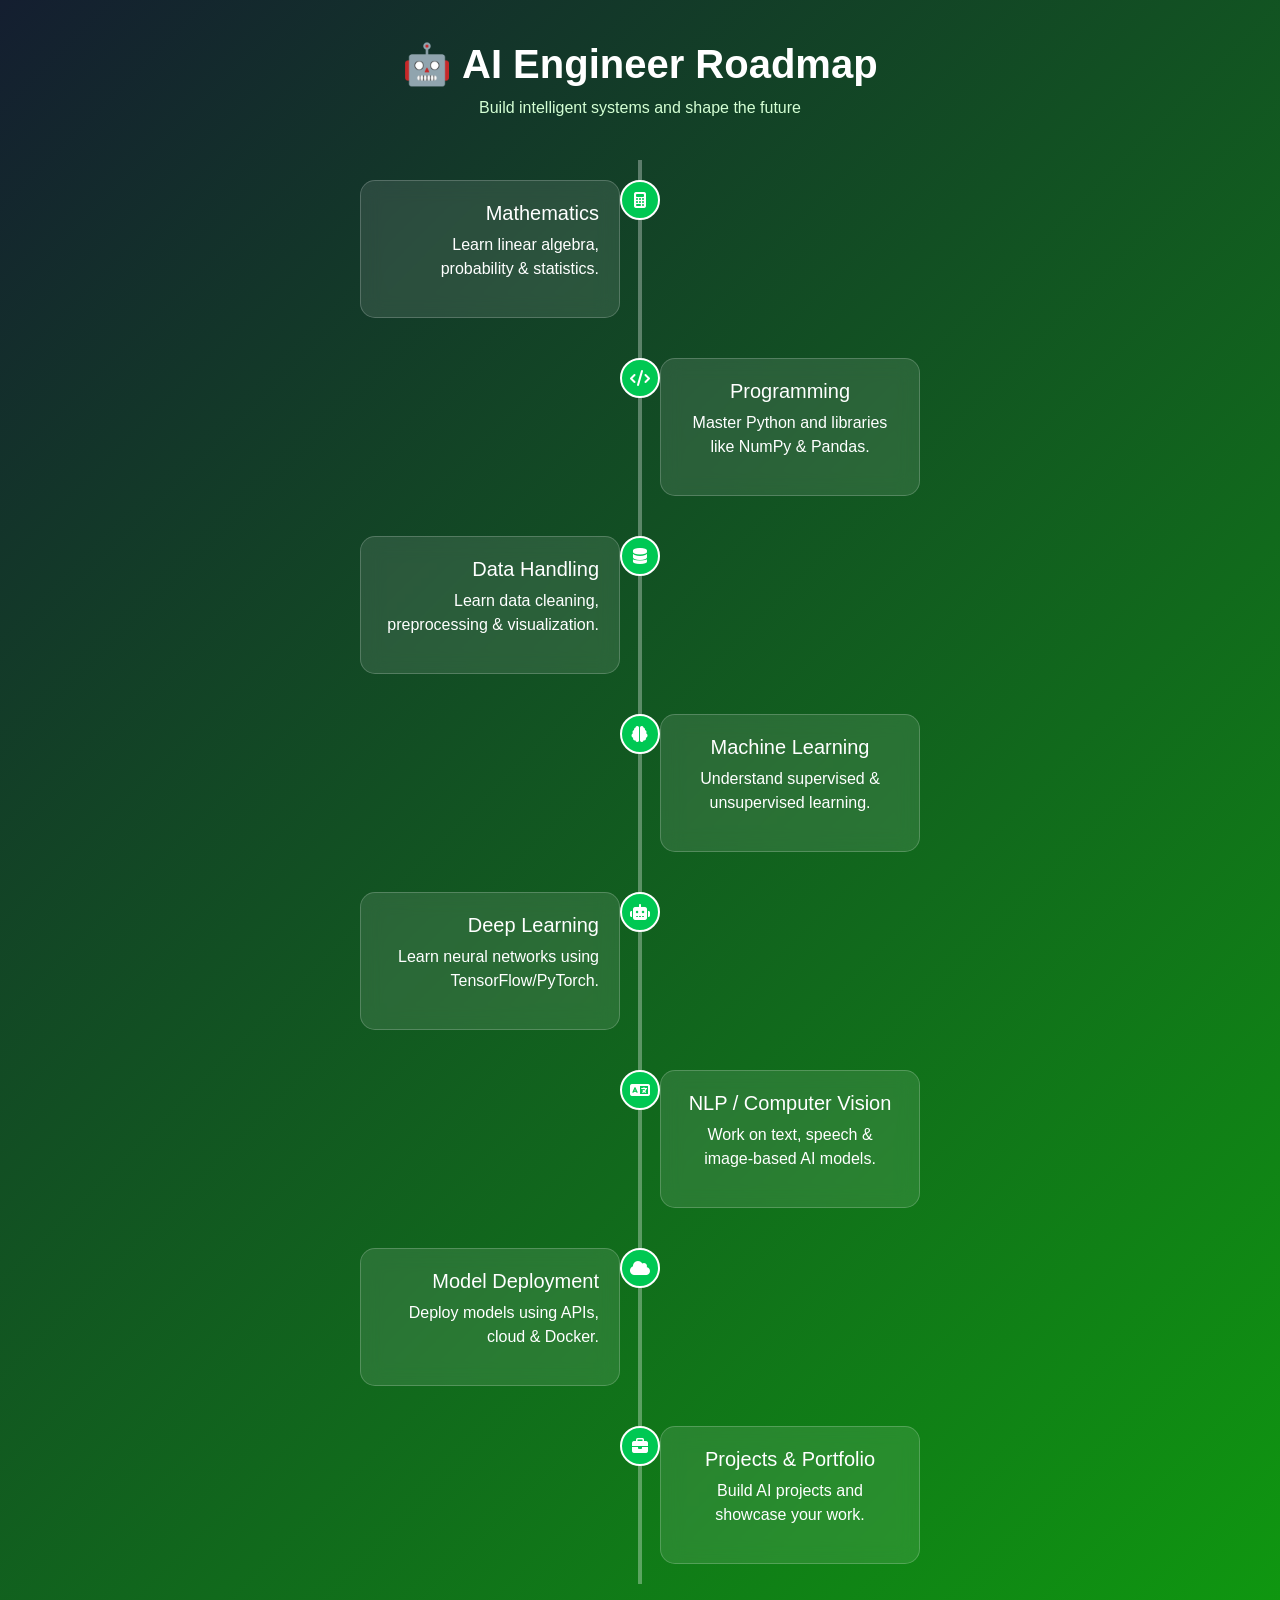
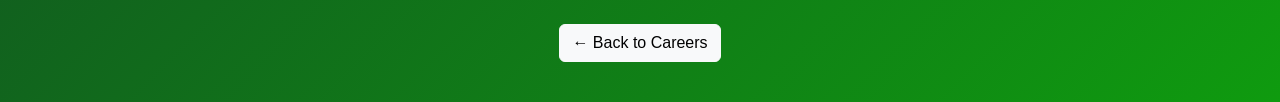
<file: ai.html>
<!DOCTYPE html>
<html lang="en">
<head>
<meta charset="UTF-8">
<meta name="viewport" content="width=device-width, initial-scale=1.0">

<title>AI Engineer Roadmap</title>

<link href="https://cdn.jsdelivr.net/npm/bootstrap@5.3.2/dist/css/bootstrap.min.css" rel="stylesheet">
<link href="https://cdnjs.cloudflare.com/ajax/libs/font-awesome/6.5.0/css/all.min.css" rel="stylesheet">

<style>

body{
    font-family: 'Poppins', sans-serif;
    background: linear-gradient(135deg,#141e30,#0f9b0f);
    color:white;
    text-align:center;
    padding:40px;
}

/* Title */

h1{
    font-weight:bold;
}

.subtitle{
    color:#d4ffd4;
    margin-bottom:40px;
}

/* Timeline */

.timeline{
    position:relative;
    max-width:600px;
    margin:auto;
}

.timeline::before{
    content:'';
    position:absolute;
    left:50%;
    width:4px;
    height:100%;
    background:#ffffff50;
    transform:translateX(-50%);
}

/* Steps */

.step{
    position:relative;
    width:50%;
    padding:20px;
}

.step.left{
    left:0;
    text-align:right;
}

.step.right{
    left:50%;
}

/* Card */

.card{
    background:rgba(255,255,255,0.1);
    backdrop-filter: blur(10px);
    border-radius:15px;
    padding:20px;
    color:white;
    border:1px solid rgba(255,255,255,0.2);
    transition:0.3s;
}

.card:hover{
    transform:scale(1.05);
    box-shadow:0 0 15px rgba(0,255,100,0.4);
}

/* Icon */

.icon{
    position:absolute;
    top:20px;
    width:40px;
    height:40px;
    background:#00c853;
    border-radius:50%;
    display:flex;
    align-items:center;
    justify-content:center;
    border:2px solid white;
}

.left .icon{
    right:-20px;
}

.right .icon{
    left:-20px;
}

/* Button */

.btn-back{
    margin-top:40px;
}

/* Mobile */

@media(max-width:768px){
    .step{
        width:100%;
        left:0 !important;
        text-align:left;
    }

    .timeline::before{
        left:10px;
    }

    .icon{
        left:-10px !important;
    }
}

</style>

</head>

<body>

<h1>🤖 AI Engineer Roadmap</h1>
<p class="subtitle">Build intelligent systems and shape the future</p>

<div class="timeline">

    <div class="step left">
        <div class="icon"><i class="fa-solid fa-calculator"></i></div>
        <div class="card">
            <h5>Mathematics</h5>
            <p>Learn linear algebra, probability & statistics.</p>
        </div>
    </div>

    <div class="step right">
        <div class="icon"><i class="fa-solid fa-code"></i></div>
        <div class="card">
            <h5>Programming</h5>
            <p>Master Python and libraries like NumPy & Pandas.</p>
        </div>
    </div>

    <div class="step left">
        <div class="icon"><i class="fa-solid fa-database"></i></div>
        <div class="card">
            <h5>Data Handling</h5>
            <p>Learn data cleaning, preprocessing & visualization.</p>
        </div>
    </div>

    <div class="step right">
        <div class="icon"><i class="fa-solid fa-brain"></i></div>
        <div class="card">
            <h5>Machine Learning</h5>
            <p>Understand supervised & unsupervised learning.</p>
        </div>
    </div>

    <div class="step left">
        <div class="icon"><i class="fa-solid fa-robot"></i></div>
        <div class="card">
            <h5>Deep Learning</h5>
            <p>Learn neural networks using TensorFlow/PyTorch.</p>
        </div>
    </div>

    <div class="step right">
        <div class="icon"><i class="fa-solid fa-language"></i></div>
        <div class="card">
            <h5>NLP / Computer Vision</h5>
            <p>Work on text, speech & image-based AI models.</p>
        </div>
    </div>

    <div class="step left">
        <div class="icon"><i class="fa-solid fa-cloud"></i></div>
        <div class="card">
            <h5>Model Deployment</h5>
            <p>Deploy models using APIs, cloud & Docker.</p>
        </div>
    </div>

    <div class="step right">
        <div class="icon"><i class="fa-solid fa-briefcase"></i></div>
        <div class="card">
            <h5>Projects & Portfolio</h5>
            <p>Build AI projects and showcase your work.</p>
        </div>
    </div>

</div>

<a href="careers.html" class="btn btn-light btn-back">
← Back to Careers
</a>

</body>
</html>
</file>
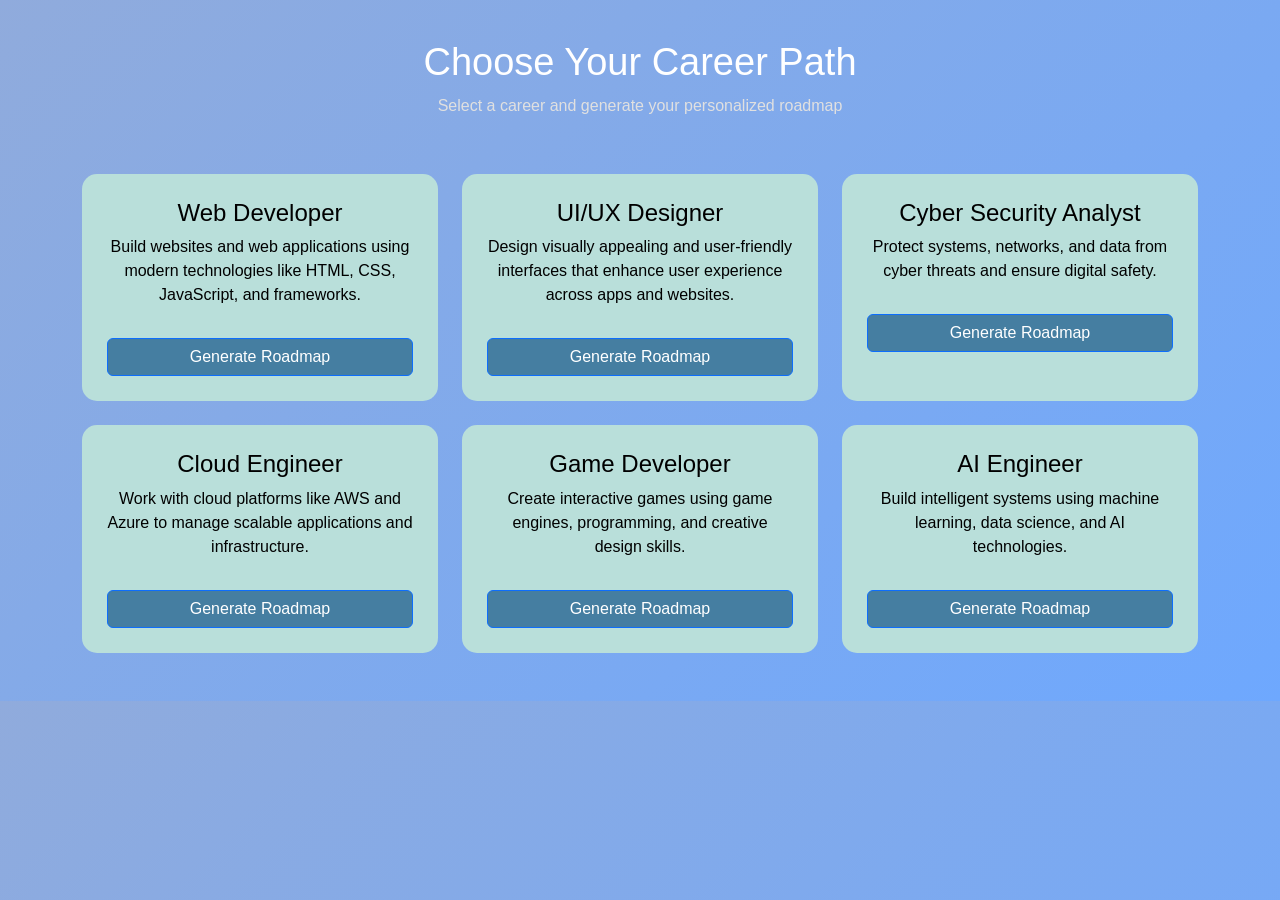
<file: careers.html>
<!DOCTYPE html>
<html lang="en">
<head>
<meta charset="UTF-8">
<meta name="viewport" content="width=device-width, initial-scale=1.0">

<title>Careers | CareerNavigator</title>

<link href="https://cdn.jsdelivr.net/npm/bootstrap@5.3.2/dist/css/bootstrap.min.css" rel="stylesheet">

<style>

body{
    font-family: Arial, sans-serif;
    background: linear-gradient(135deg,#90abdc,#6ea8fe);
    color:white;
}

.header{
    text-align:center;
    padding:40px 20px;
}

.header h1{
    font-size:38px;
}

.header p{
    color:#e0e0e0;
}

.card{
    border:none;
    border-radius:15px;
    padding:25px;
    background:rgb(185, 223, 218);
    color:black;
    transition:0.3s;
    height:100%;
}

.card:hover{
    transform:translateY(-10px);
}

.btn-custom{
    margin-top:15px;
    width:100%;
    background-color: rgb(69, 126, 161);
}

</style>

</head>

<body>


<div class="header">
<h1>Choose Your Career Path</h1>
<p>Select a career and generate your personalized roadmap</p>
</div>


<div class="container pb-5">

<div class="row g-4">

<div class="col-md-4">
<div class="card text-center">
<h4>Web Developer</h4>
<p>
Build websites and web applications using modern technologies like HTML, CSS,
JavaScript, and frameworks.
</p>
<a href="web.html" class="btn btn-primary btn-custom">
Generate Roadmap
</a>
</div>
</div>

<div class="col-md-4">
<div class="card text-center">
<h4>UI/UX Designer</h4>
<p>
Design visually appealing and user-friendly interfaces that enhance user
experience across apps and websites.
</p>
<a href="uiux.html" class="btn btn-primary btn-custom">
Generate Roadmap
</a>
</div>
</div>

<div class="col-md-4">
<div class="card text-center">
<h4>Cyber Security Analyst</h4>
<p>
Protect systems, networks, and data from cyber threats and ensure digital
safety.
</p>
<a href="cyber.html" class="btn btn-primary btn-custom">
Generate Roadmap
</a>
</div>
</div>

<div class="col-md-4">
<div class="card text-center">
<h4>Cloud Engineer</h4>
<p>
Work with cloud platforms like AWS and Azure to manage scalable applications
and infrastructure.
</p>
<a href="cloud.html" class="btn btn-primary btn-custom">
Generate Roadmap
</a>
</div>
</div>

<div class="col-md-4">
<div class="card text-center">
<h4>Game Developer</h4>
<p>
Create interactive games using game engines, programming, and creative design
skills.
</p>
<a href="game.html" class="btn btn-primary btn-custom">
Generate Roadmap
</a>
</div>
</div>

<div class="col-md-4">
<div class="card text-center">
<h4>AI Engineer</h4>
<p>
Build intelligent systems using machine learning, data science, and AI
technologies.
</p>
<a href="ai.html" class="btn btn-primary btn-custom">
Generate Roadmap
</a>
</div>
</div>

</div>

</div>

<script>
function selectCareer(career){
    // Redirect to roadmap page
    window.location.href = "roadmap.html?career=web" ;
}
</script>

</body>
</html>
</file>
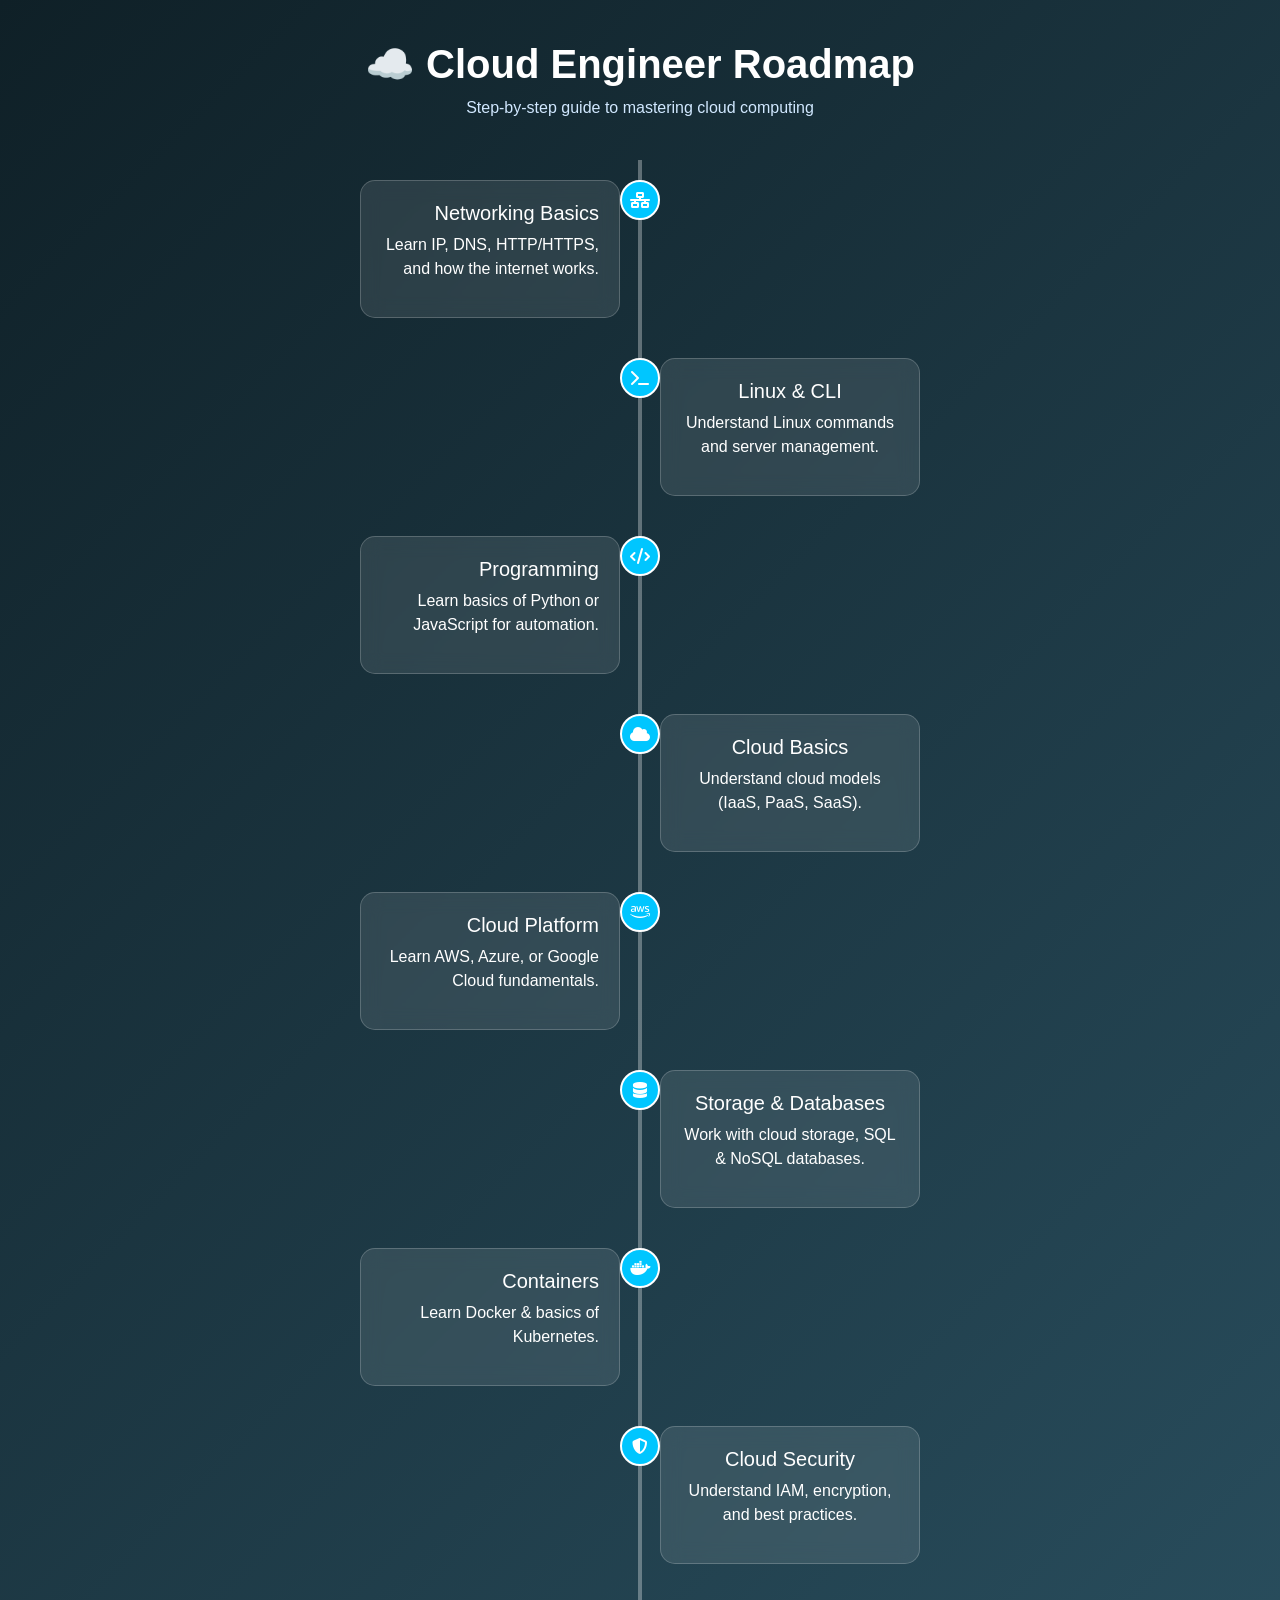
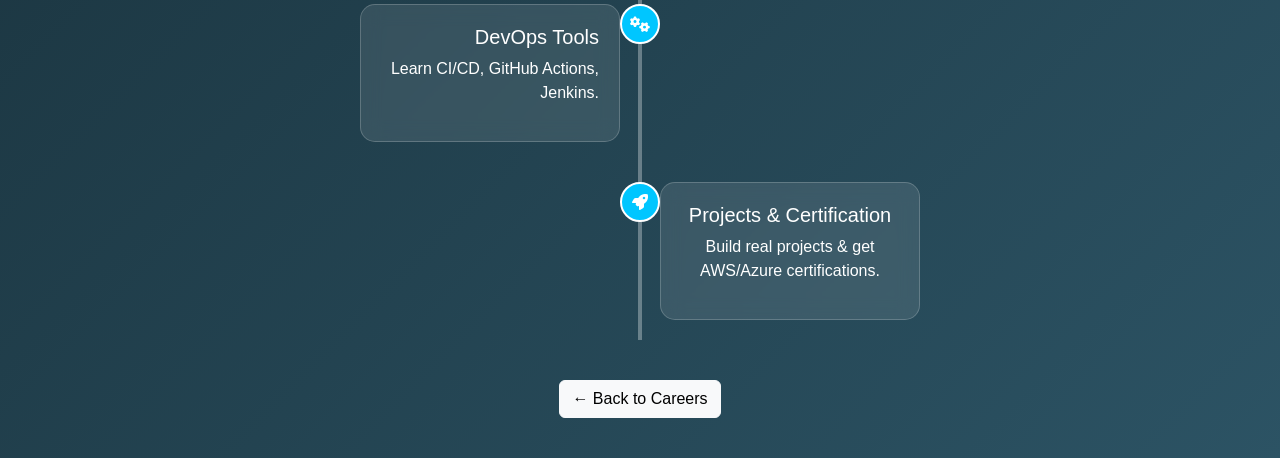
<file: cloud.html>
<!DOCTYPE html>
<html lang="en">
<head>
<meta charset="UTF-8">
<meta name="viewport" content="width=device-width, initial-scale=1.0">

<title>Cloud Engineer Roadmap</title>

<link href="https://cdn.jsdelivr.net/npm/bootstrap@5.3.2/dist/css/bootstrap.min.css" rel="stylesheet">
<link href="https://cdnjs.cloudflare.com/ajax/libs/font-awesome/6.5.0/css/all.min.css" rel="stylesheet">

<style>

body{
    font-family: 'Poppins', sans-serif;
    background: linear-gradient(135deg,#0f2027,#2c5364);
    color:white;
    text-align:center;
    padding:40px;
}

h1{
    font-weight:bold;
}

.subtitle{
    color:#d1e8ff;
    margin-bottom:40px;
}

.timeline{
    position:relative;
    max-width:600px;
    margin:auto;
}

.timeline::before{
    content:'';
    position:absolute;
    left:50%;
    width:4px;
    height:100%;
    background:#ffffff50;
    transform:translateX(-50%);
}

.step{
    position:relative;
    width:50%;
    padding:20px;
}

.step.left{
    left:0;
    text-align:right;
}

.step.right{
    left:50%;
}

.card{
    background:rgba(255,255,255,0.1);
    backdrop-filter: blur(10px);
    border-radius:15px;
    padding:20px;
    color:white;
    border:1px solid rgba(255,255,255,0.2);
    transition:0.3s;
}

.card:hover{
    transform:scale(1.05);
    box-shadow:0 0 15px rgba(0,255,255,0.3);
}

.icon{
    position:absolute;
    top:20px;
    width:40px;
    height:40px;
    background:#00c6ff;
    border-radius:50%;
    display:flex;
    align-items:center;
    justify-content:center;
    border:2px solid white;
}

.left .icon{
    right:-20px;
}

.right .icon{
    left:-20px;
}

.btn-back{
    margin-top:40px;
}

@media(max-width:768px){
    .step{
        width:100%;
        left:0 !important;
        text-align:left;
    }

    .timeline::before{
        left:10px;
    }

    .icon{
        left:-10px !important;
    }
}

</style>

</head>

<body>

<h1>☁️ Cloud Engineer Roadmap</h1>
<p class="subtitle">Step-by-step guide to mastering cloud computing</p>

<div class="timeline">

    <div class="step left">
        <div class="icon"><i class="fa-solid fa-network-wired"></i></div>
        <div class="card">
            <h5>Networking Basics</h5>
            <p>Learn IP, DNS, HTTP/HTTPS, and how the internet works.</p>
        </div>
    </div>

    <div class="step right">
        <div class="icon"><i class="fa-solid fa-terminal"></i></div>
        <div class="card">
            <h5>Linux & CLI</h5>
            <p>Understand Linux commands and server management.</p>
        </div>
    </div>

    <div class="step left">
        <div class="icon"><i class="fa-solid fa-code"></i></div>
        <div class="card">
            <h5>Programming</h5>
            <p>Learn basics of Python or JavaScript for automation.</p>
        </div>
    </div>

    <div class="step right">
        <div class="icon"><i class="fa-solid fa-cloud"></i></div>
        <div class="card">
            <h5>Cloud Basics</h5>
            <p>Understand cloud models (IaaS, PaaS, SaaS).</p>
        </div>
    </div>

    <div class="step left">
        <div class="icon"><i class="fa-brands fa-aws"></i></div>
        <div class="card">
            <h5>Cloud Platform</h5>
            <p>Learn AWS, Azure, or Google Cloud fundamentals.</p>
        </div>
    </div>

    <div class="step right">
        <div class="icon"><i class="fa-solid fa-database"></i></div>
        <div class="card">
            <h5>Storage & Databases</h5>
            <p>Work with cloud storage, SQL & NoSQL databases.</p>
        </div>
    </div>

    <div class="step left">
        <div class="icon"><i class="fa-brands fa-docker"></i></div>
        <div class="card">
            <h5>Containers</h5>
            <p>Learn Docker & basics of Kubernetes.</p>
        </div>
    </div>

    <div class="step right">
        <div class="icon"><i class="fa-solid fa-shield-halved"></i></div>
        <div class="card">
            <h5>Cloud Security</h5>
            <p>Understand IAM, encryption, and best practices.</p>
        </div>
    </div>

    <div class="step left">
        <div class="icon"><i class="fa-solid fa-gears"></i></div>
        <div class="card">
            <h5>DevOps Tools</h5>
            <p>Learn CI/CD, GitHub Actions, Jenkins.</p>
        </div>
    </div>

    <div class="step right">
        <div class="icon"><i class="fa-solid fa-rocket"></i></div>
        <div class="card">
            <h5>Projects & Certification</h5>
            <p>Build real projects & get AWS/Azure certifications.</p>
        </div>
    </div>

</div>

<a href="careers.html" class="btn btn-light btn-back">
← Back to Careers
</a>

</body>
</html>
</file>
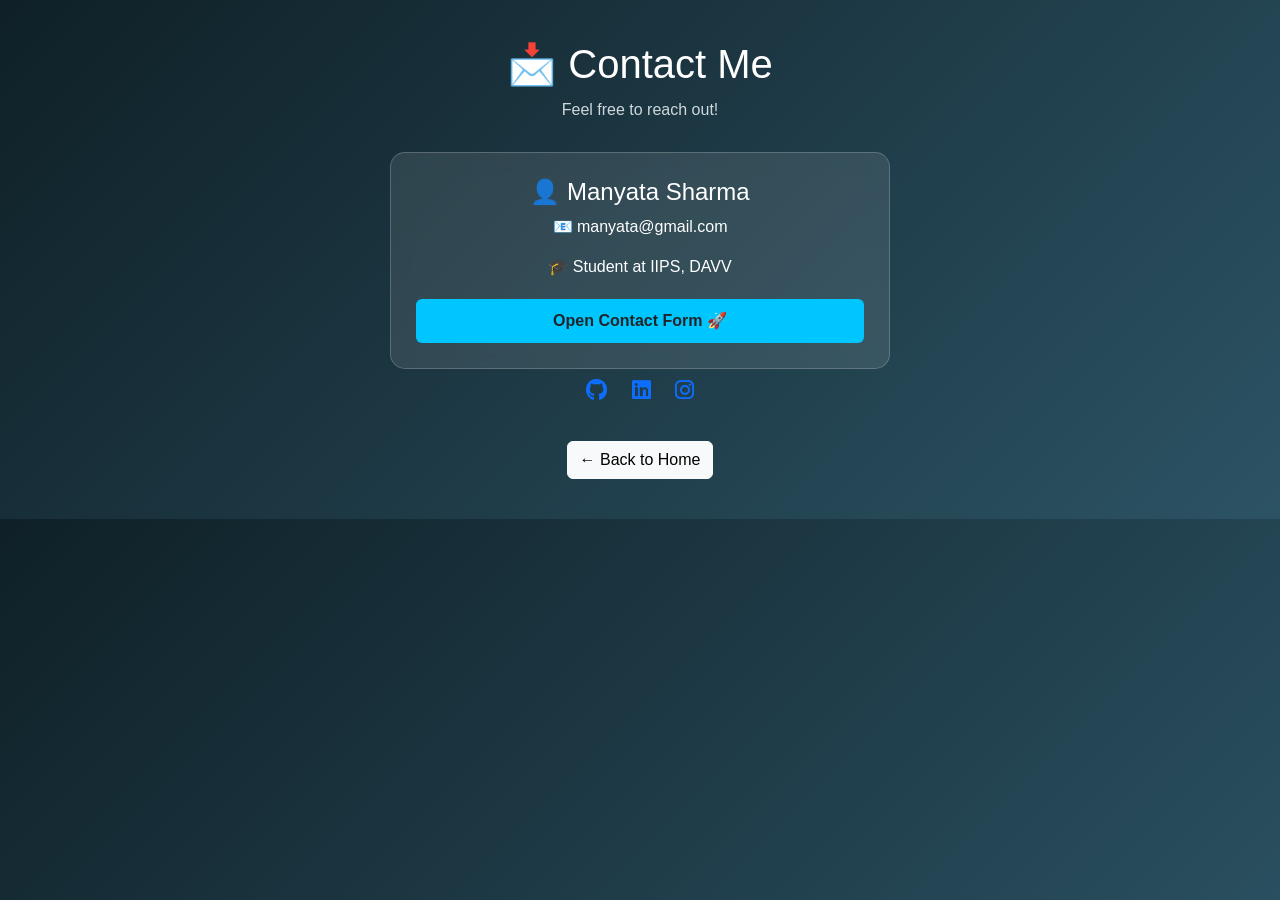
<file: contact.html>
<!DOCTYPE html>
<html lang="en">
<head>
<meta charset="UTF-8">
<meta name="viewport" content="width=device-width, initial-scale=1.0">

<title>Contact Me</title>

<link href="https://cdn.jsdelivr.net/npm/bootstrap@5.3.2/dist/css/bootstrap.min.css" rel="stylesheet">
<link href="https://cdnjs.cloudflare.com/ajax/libs/font-awesome/6.5.0/css/all.min.css" rel="stylesheet">

<style>

body{
    font-family:'Poppins', sans-serif;
    background: linear-gradient(135deg,#0f2027,#2c5364);
    color:white;
    text-align:center;
    padding:40px;
}

h1{
    margin-bottom:10px;
}

.subtitle{
    color:#cfd8dc;
    margin-bottom:30px;
}
.contact-box{
    max-width:500px;
    margin:auto;
    background:rgba(255,255,255,0.1);
    padding:25px;
    border-radius:15px;
    backdrop-filter: blur(10px);
    border:1px solid rgba(255,255,255,0.2);
}
.info{
    margin-bottom:20px;
}

.btn-form{
    background:#00c6ff;
    border:none;
    padding:10px;
    width:100%;
    font-weight:bold;
}

.btn-form:hover{
    background:#009ec3;
}
.social i{
    font-size:22px;
    margin:10px;
    cursor:pointer;
    transition:0.3s;
}

.social i:hover{
    transform:scale(1.2);
}
.btn-back{
    margin-top:30px;
}

</style>

</head>

<body>

<h1>📩 Contact Me</h1>
<p class="subtitle">Feel free to reach out!</p>

<div class="contact-box">

    <div class="info">
        <h4>👤 Manyata Sharma</h4>
        <p>📧 manyata@gmail.com</p>
        <p>🎓 Student at IIPS, DAVV</p>
    </div>
    <a href="https://docs.google.com/forms/d/e/1FAIpQLSeX4Mkqi55EoBX6YqwxhOTf4pzms1OjYkxua7BGnRsxcuF-0A/viewform?usp=dialog" target="_blank" class="btn btn-form">
        Open Contact Form 🚀
    </a>

</div>
<div class="social">
    <a href="#"><i class="fa-brands fa-github"></i></a>
    <a href="https://www.linkedin.com/in/manyata-sharma-28985939a"><i class="fa-brands fa-linkedin"></i></a>
    <a href="#"><i class="fa-brands fa-instagram"></i></a>
</div>

<a href="index.html" class="btn btn-light btn-back">
← Back to Home
</a>

</body>
</html>
</file>
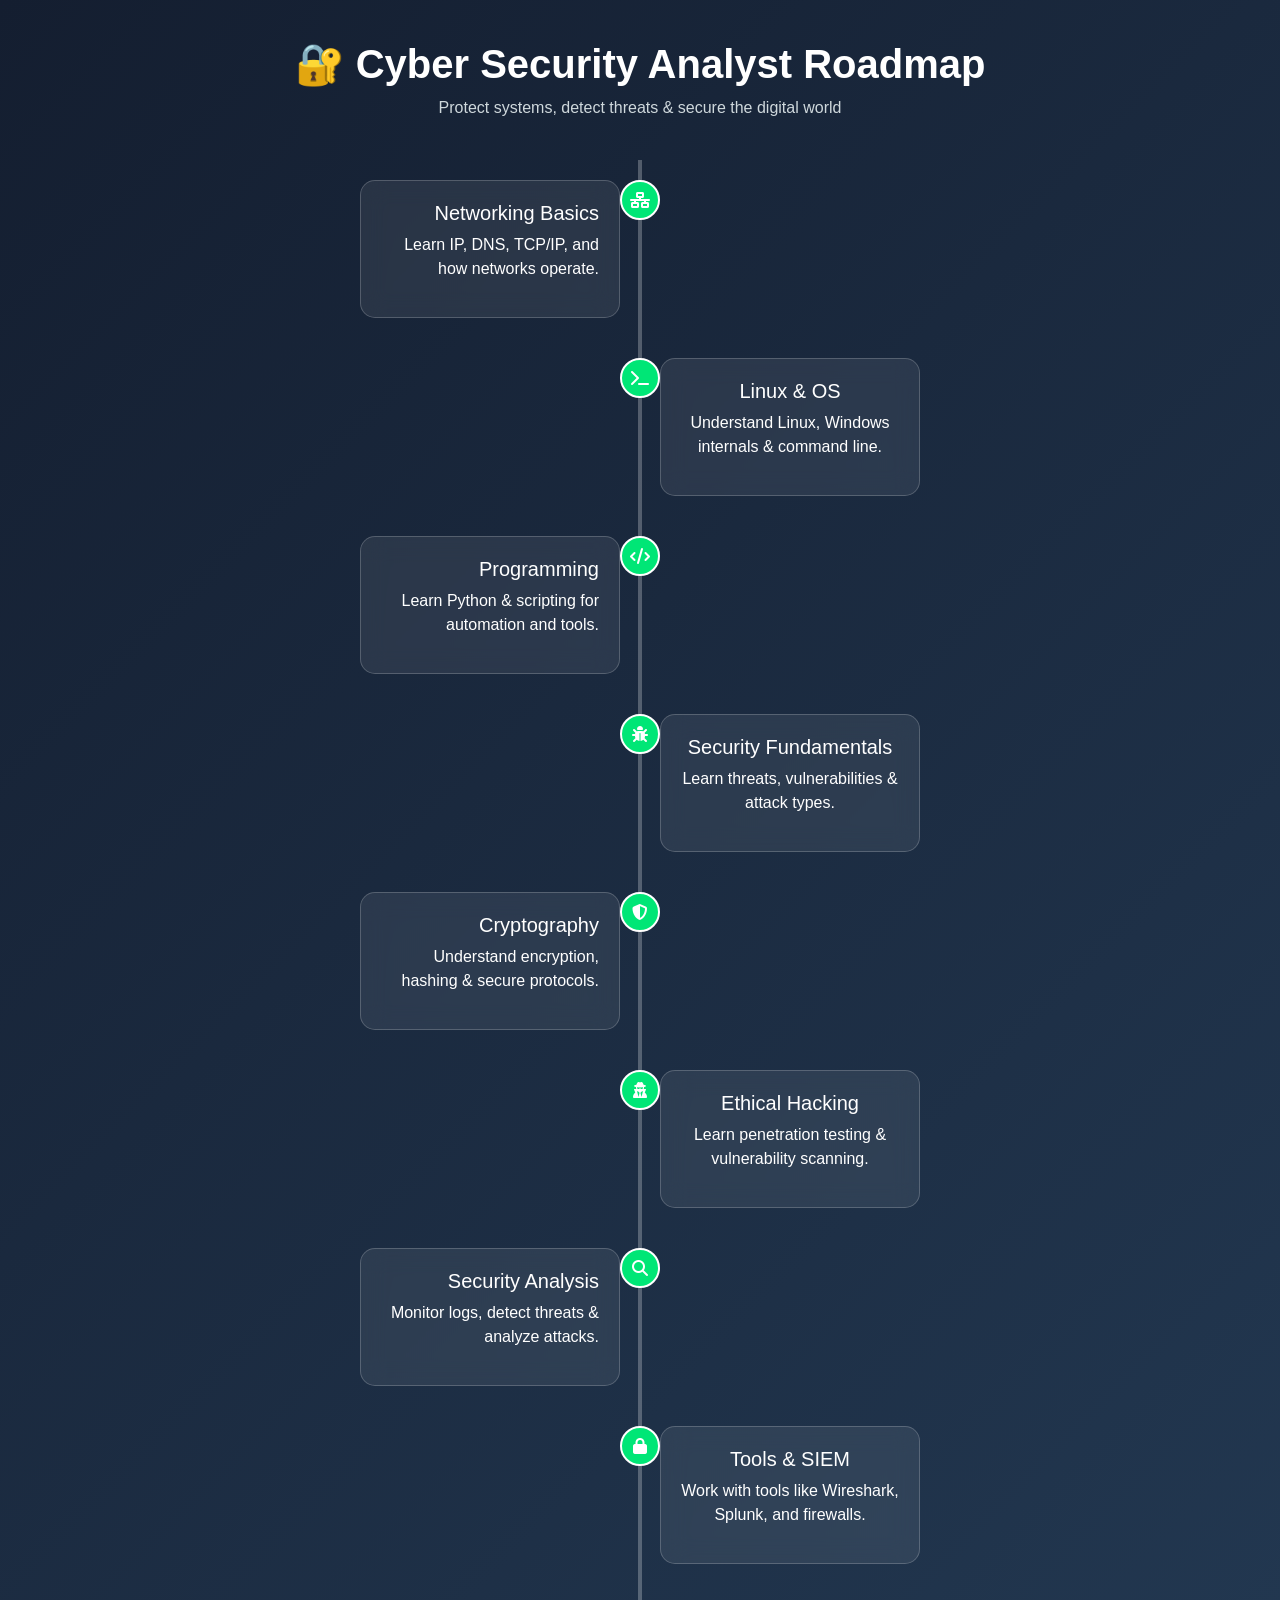
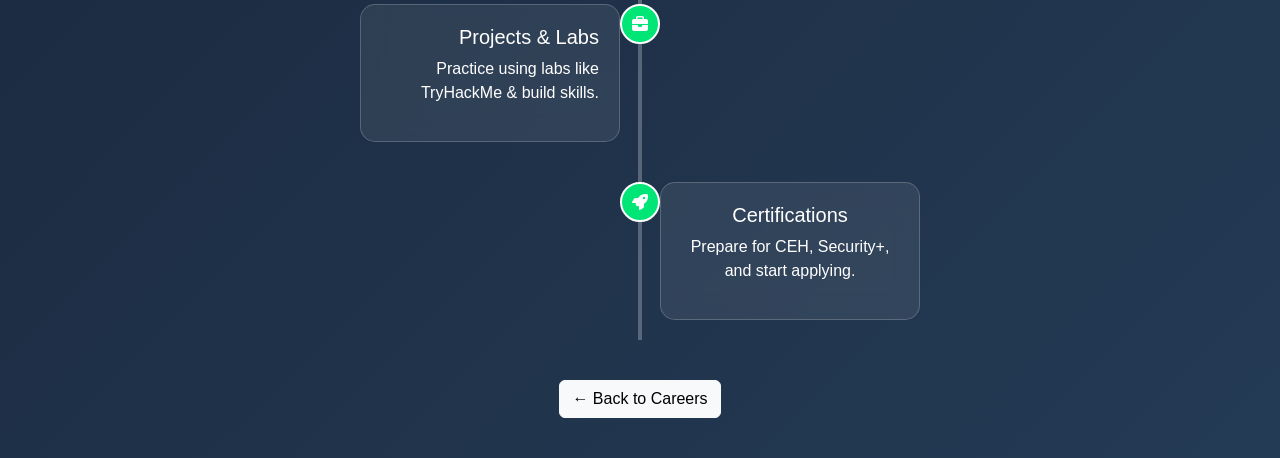
<file: cyber.html>
<!DOCTYPE html>
<html lang="en">
<head>
<meta charset="UTF-8">
<meta name="viewport" content="width=device-width, initial-scale=1.0">

<title>Cyber Security Analyst Roadmap</title>

<link href="https://cdn.jsdelivr.net/npm/bootstrap@5.3.2/dist/css/bootstrap.min.css" rel="stylesheet">
<link href="https://cdnjs.cloudflare.com/ajax/libs/font-awesome/6.5.0/css/all.min.css" rel="stylesheet">

<style>

body{
    font-family: 'Poppins', sans-serif;
    background: linear-gradient(135deg,#141e30,#243b55);
    color:white;
    text-align:center;
    padding:40px;
}

h1{
    font-weight:bold;
}

.subtitle{
    color:#cfd8dc;
    margin-bottom:40px;
}

.timeline{
    position:relative;
    max-width:600px;
    margin:auto;
}

.timeline::before{
    content:'';
    position:absolute;
    left:50%;
    width:4px;
    height:100%;
    background:#ffffff40;
    transform:translateX(-50%);
}

.step{
    position:relative;
    width:50%;
    padding:20px;
}

.step.left{
    left:0;
    text-align:right;
}

.step.right{
    left:50%;
}


.card{
    background:rgba(255,255,255,0.08);
    backdrop-filter: blur(12px);
    border-radius:15px;
    padding:20px;
    color:white;
    border:1px solid rgba(255,255,255,0.2);
    transition:0.3s;
}

.card:hover{
    transform:scale(1.05);
    box-shadow:0 0 15px rgba(0,255,150,0.3);
}

.icon{
    position:absolute;
    top:20px;
    width:40px;
    height:40px;
    background:#00e676;
    border-radius:50%;
    display:flex;
    align-items:center;
    justify-content:center;
    border:2px solid white;
}

.left .icon{
    right:-20px;
}

.right .icon{
    left:-20px;
}
.btn-back{
    margin-top:40px;
}

@media(max-width:768px){
    .step{
        width:100%;
        left:0 !important;
        text-align:left;
    }

    .timeline::before{
        left:10px;
    }

    .icon{
        left:-10px !important;
    }
}

</style>

</head>

<body>

<h1>🔐 Cyber Security Analyst Roadmap</h1>
<p class="subtitle">Protect systems, detect threats & secure the digital world</p>

<div class="timeline">

    <div class="step left">
        <div class="icon"><i class="fa-solid fa-network-wired"></i></div>
        <div class="card">
            <h5>Networking Basics</h5>
            <p>Learn IP, DNS, TCP/IP, and how networks operate.</p>
        </div>
    </div>

    <div class="step right">
        <div class="icon"><i class="fa-solid fa-terminal"></i></div>
        <div class="card">
            <h5>Linux & OS</h5>
            <p>Understand Linux, Windows internals & command line.</p>
        </div>
    </div>

    <div class="step left">
        <div class="icon"><i class="fa-solid fa-code"></i></div>
        <div class="card">
            <h5>Programming</h5>
            <p>Learn Python & scripting for automation and tools.</p>
        </div>
    </div>

    <div class="step right">
        <div class="icon"><i class="fa-solid fa-bug"></i></div>
        <div class="card">
            <h5>Security Fundamentals</h5>
            <p>Learn threats, vulnerabilities & attack types.</p>
        </div>
    </div>

    <div class="step left">
        <div class="icon"><i class="fa-solid fa-shield-halved"></i></div>
        <div class="card">
            <h5>Cryptography</h5>
            <p>Understand encryption, hashing & secure protocols.</p>
        </div>
    </div>

    <div class="step right">
        <div class="icon"><i class="fa-solid fa-user-secret"></i></div>
        <div class="card">
            <h5>Ethical Hacking</h5>
            <p>Learn penetration testing & vulnerability scanning.</p>
        </div>
    </div>

    <div class="step left">
        <div class="icon"><i class="fa-solid fa-magnifying-glass"></i></div>
        <div class="card">
            <h5>Security Analysis</h5>
            <p>Monitor logs, detect threats & analyze attacks.</p>
        </div>
    </div>

    <div class="step right">
        <div class="icon"><i class="fa-solid fa-lock"></i></div>
        <div class="card">
            <h5>Tools & SIEM</h5>
            <p>Work with tools like Wireshark, Splunk, and firewalls.</p>
        </div>
    </div>

    <div class="step left">
        <div class="icon"><i class="fa-solid fa-briefcase"></i></div>
        <div class="card">
            <h5>Projects & Labs</h5>
            <p>Practice using labs like TryHackMe & build skills.</p>
        </div>
    </div>

    <div class="step right">
        <div class="icon"><i class="fa-solid fa-rocket"></i></div>
        <div class="card">
            <h5>Certifications</h5>
            <p>Prepare for CEH, Security+, and start applying.</p>
        </div>
    </div>

</div>

<a href="careers.html" class="btn btn-light btn-back">
← Back to Careers
</a>

</body>
</html>
</file>
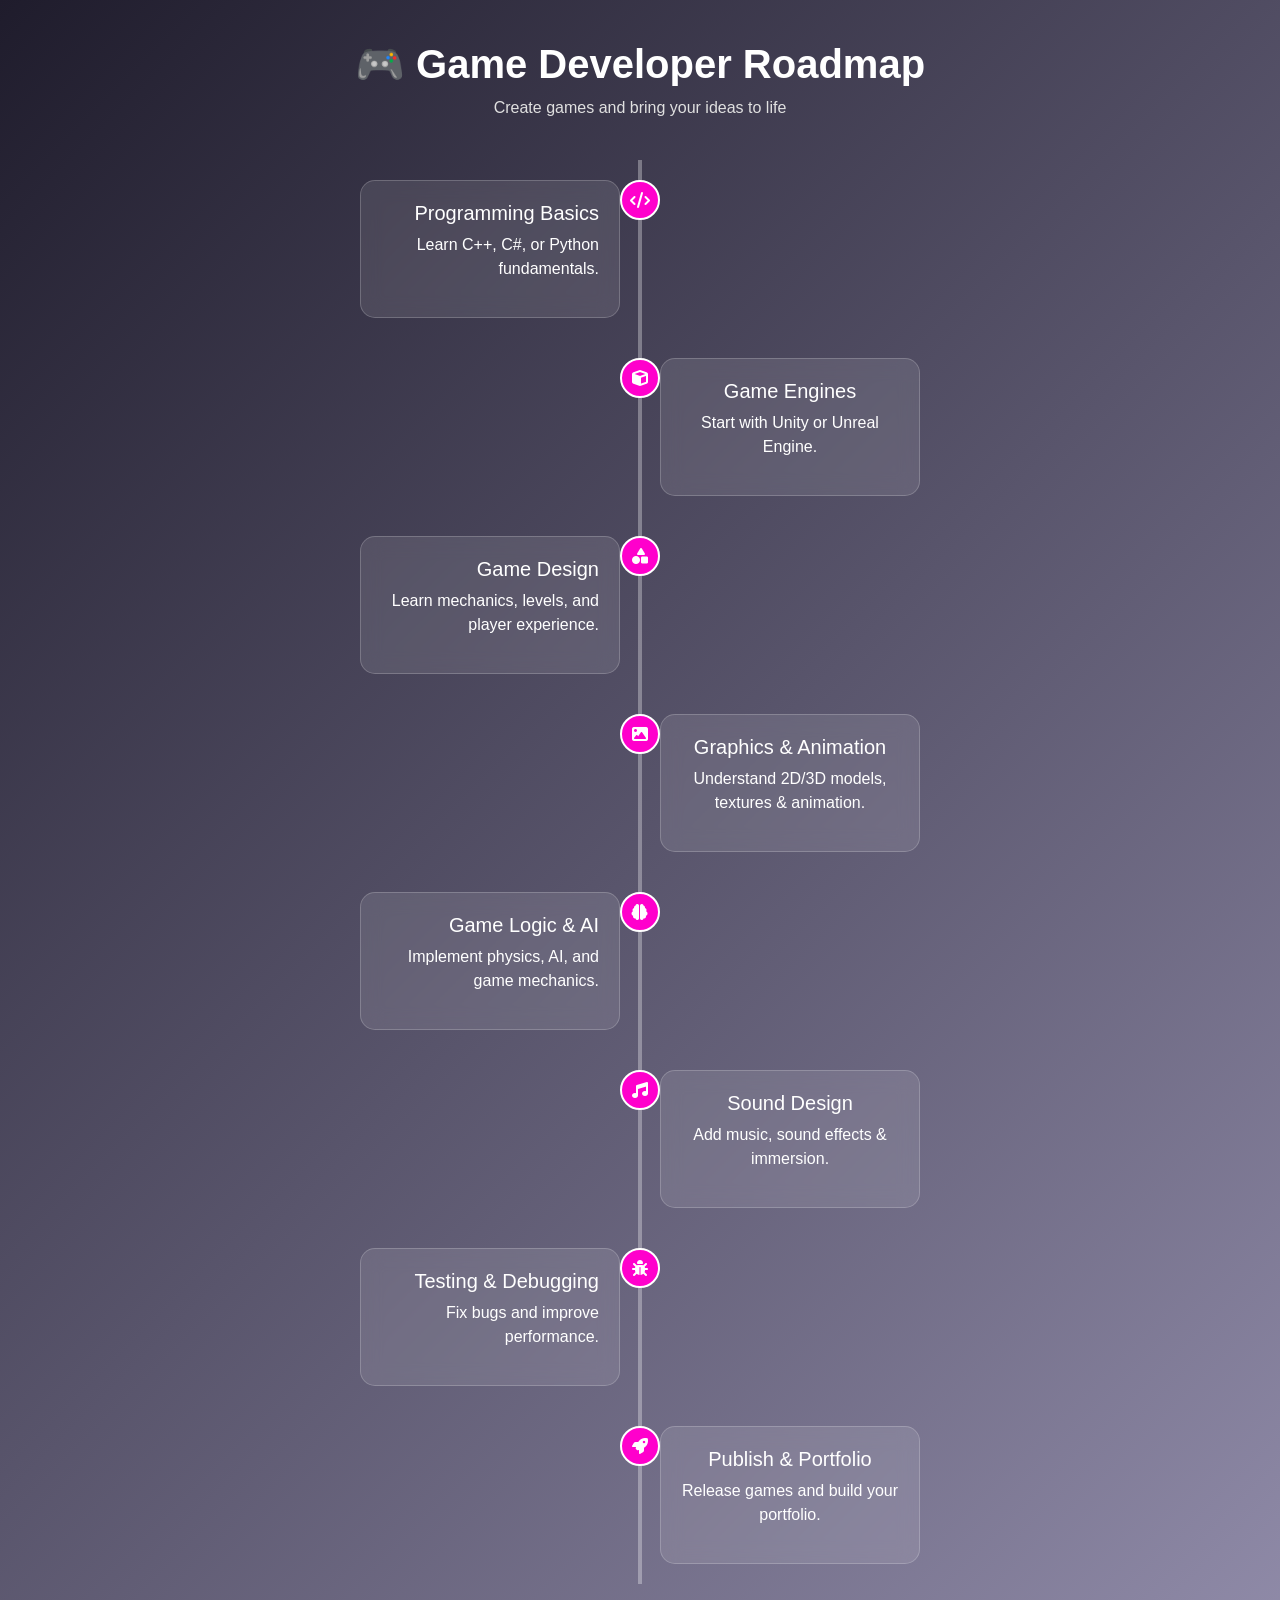
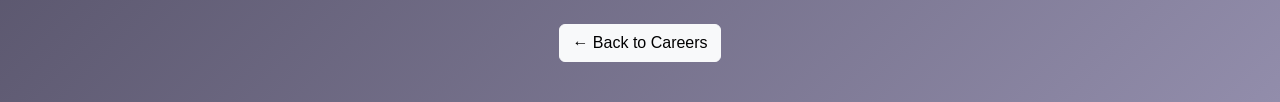
<file: game.html>
<!DOCTYPE html>
<html lang="en">
<head>
<meta charset="UTF-8">
<meta name="viewport" content="width=device-width, initial-scale=1.0">

<title>Game Developer Roadmap</title>

<link href="https://cdn.jsdelivr.net/npm/bootstrap@5.3.2/dist/css/bootstrap.min.css" rel="stylesheet">
<link href="https://cdnjs.cloudflare.com/ajax/libs/font-awesome/6.5.0/css/all.min.css" rel="stylesheet">

<style>

body{
    font-family: 'Poppins', sans-serif;
    background: linear-gradient(135deg,#1f1c2c,#928dab);
    color:white;
    text-align:center;
    padding:40px;
}

h1{
    font-weight:bold;
}

.subtitle{
    color:#e0e0e0;
    margin-bottom:40px;
}

.timeline{
    position:relative;
    max-width:600px;
    margin:auto;
}

.timeline::before{
    content:'';
    position:absolute;
    left:50%;
    width:4px;
    height:100%;
    background:#ffffff50;
    transform:translateX(-50%);
}

.step{
    position:relative;
    width:50%;
    padding:20px;
}

.step.left{
    left:0;
    text-align:right;
}

.step.right{
    left:50%;
}

.card{
    background:rgba(255,255,255,0.1);
    backdrop-filter: blur(10px);
    border-radius:15px;
    padding:20px;
    color:white;
    border:1px solid rgba(255,255,255,0.2);
    transition:0.3s;
}

.card:hover{
    transform:scale(1.05);
    box-shadow:0 0 15px rgba(255,0,255,0.3);
}

.icon{
    position:absolute;
    top:20px;
    width:40px;
    height:40px;
    background:#ff00cc;
    border-radius:50%;
    display:flex;
    align-items:center;
    justify-content:center;
    border:2px solid white;
}

.left .icon{
    right:-20px;
}

.right .icon{
    left:-20px;
}

.btn-back{
    margin-top:40px;
}

@media(max-width:768px){
    .step{
        width:100%;
        left:0 !important;
        text-align:left;
    }

    .timeline::before{
        left:10px;
    }

    .icon{
        left:-10px !important;
    }
}

</style>

</head>

<body>

<h1>🎮 Game Developer Roadmap</h1>
<p class="subtitle">Create games and bring your ideas to life</p>

<div class="timeline">

    <div class="step left">
        <div class="icon"><i class="fa-solid fa-code"></i></div>
        <div class="card">
            <h5>Programming Basics</h5>
            <p>Learn C++, C#, or Python fundamentals.</p>
        </div>
    </div>

    <div class="step right">
        <div class="icon"><i class="fa-solid fa-cube"></i></div>
        <div class="card">
            <h5>Game Engines</h5>
            <p>Start with Unity or Unreal Engine.</p>
        </div>
    </div>

    <div class="step left">
        <div class="icon"><i class="fa-solid fa-shapes"></i></div>
        <div class="card">
            <h5>Game Design</h5>
            <p>Learn mechanics, levels, and player experience.</p>
        </div>
    </div>

    <div class="step right">
        <div class="icon"><i class="fa-solid fa-image"></i></div>
        <div class="card">
            <h5>Graphics & Animation</h5>
            <p>Understand 2D/3D models, textures & animation.</p>
        </div>
    </div>

    <div class="step left">
        <div class="icon"><i class="fa-solid fa-brain"></i></div>
        <div class="card">
            <h5>Game Logic & AI</h5>
            <p>Implement physics, AI, and game mechanics.</p>
        </div>
    </div>

    <div class="step right">
        <div class="icon"><i class="fa-solid fa-music"></i></div>
        <div class="card">
            <h5>Sound Design</h5>
            <p>Add music, sound effects & immersion.</p>
        </div>
    </div>

    <div class="step left">
        <div class="icon"><i class="fa-solid fa-bug"></i></div>
        <div class="card">
            <h5>Testing & Debugging</h5>
            <p>Fix bugs and improve performance.</p>
        </div>
    </div>

    <div class="step right">
        <div class="icon"><i class="fa-solid fa-rocket"></i></div>
        <div class="card">
            <h5>Publish & Portfolio</h5>
            <p>Release games and build your portfolio.</p>
        </div>
    </div>

</div>

<a href="careers.html" class="btn btn-light btn-back">
← Back to Careers
</a>

</body>
</html>
</file>
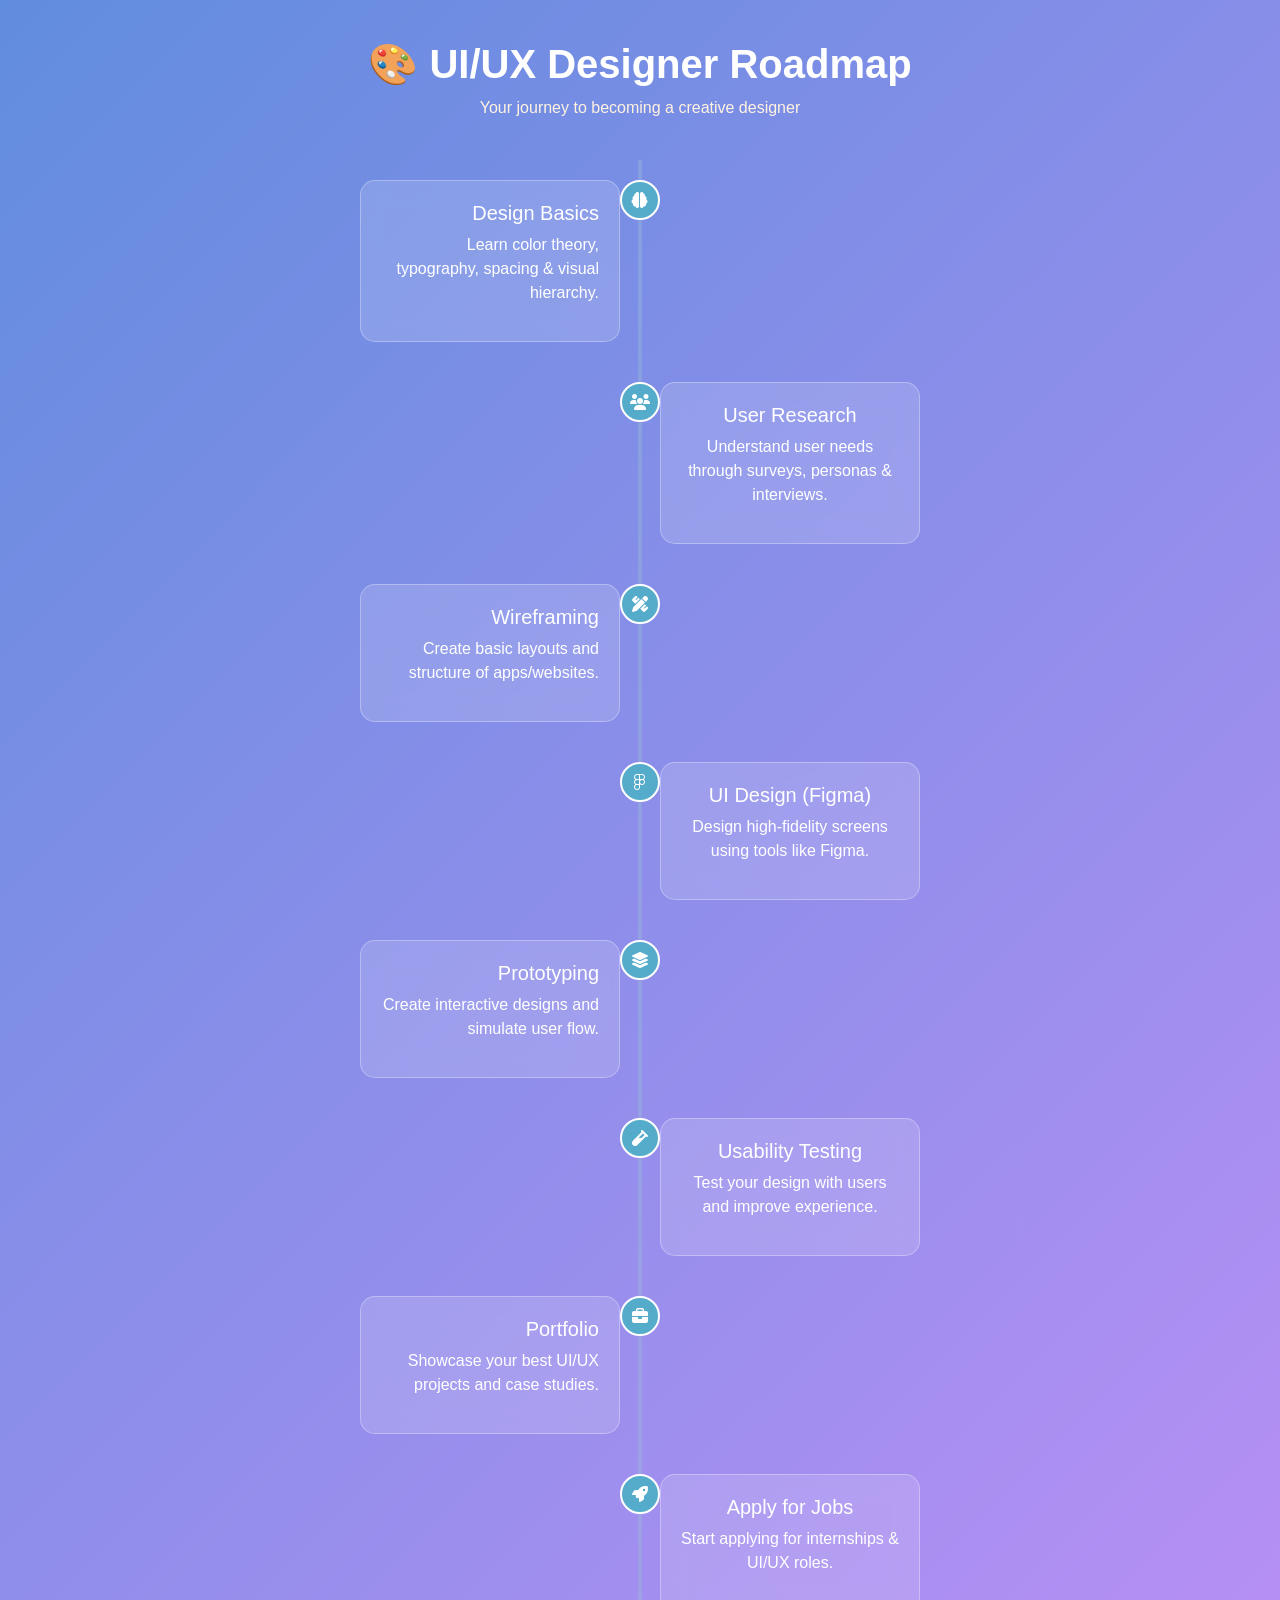
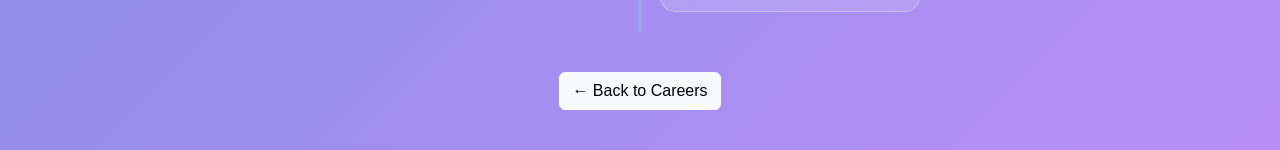
<file: uiux.html>
<!DOCTYPE html>
<html lang="en">
<head>
<meta charset="UTF-8">
<meta name="viewport" content="width=device-width, initial-scale=1.0">

<title>UI/UX Designer Roadmap</title>

<link href="https://cdn.jsdelivr.net/npm/bootstrap@5.3.2/dist/css/bootstrap.min.css" rel="stylesheet">
<link href="https://cdnjs.cloudflare.com/ajax/libs/font-awesome/6.5.0/css/all.min.css" rel="stylesheet">

<style>

body{
    font-family: 'Poppins', sans-serif;
    background: linear-gradient(135deg,#618ddf,#ba8ff5);
    color:white;
    text-align:center;
    padding:40px;
}

h1{
    font-weight:bold;
}

.subtitle{
    color:#fff3e0;
    margin-bottom:40px;
}

.timeline{
    position:relative;
    max-width:600px;
    margin:auto;
}

.timeline::before{
    content:'';
    position:absolute;
    left:50%;
    width:4px;
    height:100%;
    background:#99bed660;
    transform:translateX(-50%);
}

.step{
    position:relative;
    width:50%;
    padding:20px;
}

.step.left{
    left:0;
    text-align:right;
}

.step.right{
    left:50%;
}

.card{
    background:rgba(255,255,255,0.15);
    backdrop-filter: blur(12px);
    border-radius:15px;
    padding:20px;
    color:white;
    border:1px solid rgba(255,255,255,0.3);
    transition:0.3s;
}

.card:hover{
    transform:scale(1.05);
    box-shadow:0 0 15px rgba(0,0,0,0.2);
}

.icon{
    position:absolute;
    top:20px;
    width:40px;
    height:40px;
    background:#54abca;
    border-radius:50%;
    display:flex;
    align-items:center;
    justify-content:center;
    border:2px solid white;
}

.left .icon{
    right:-20px;
}

.right .icon{
    left:-20px;
}

.btn-back{
    margin-top:40px;
}

@media(max-width:768px){
    .step{
        width:100%;
        left:0 !important;
        text-align:left;
    }

    .timeline::before{
        left:10px;
    }

    .icon{
        left:-10px !important;
    }
}

</style>

</head>

<body>

<h1>🎨 UI/UX Designer Roadmap</h1>
<p class="subtitle">Your journey to becoming a creative designer</p>

<div class="timeline">

    <div class="step left">
        <div class="icon"><i class="fa-solid fa-brain"></i></div>
        <div class="card">
            <h5>Design Basics</h5>
            <p>Learn color theory, typography, spacing & visual hierarchy.</p>
        </div>
    </div>

    <div class="step right">
        <div class="icon"><i class="fa-solid fa-users"></i></div>
        <div class="card">
            <h5>User Research</h5>
            <p>Understand user needs through surveys, personas & interviews.</p>
        </div>
    </div>

    <div class="step left">
        <div class="icon"><i class="fa-solid fa-pencil-ruler"></i></div>
        <div class="card">
            <h5>Wireframing</h5>
            <p>Create basic layouts and structure of apps/websites.</p>
        </div>
    </div>

    <div class="step right">
        <div class="icon"><i class="fa-brands fa-figma"></i></div>
        <div class="card">
            <h5>UI Design (Figma)</h5>
            <p>Design high-fidelity screens using tools like Figma.</p>
        </div>
    </div>

    <div class="step left">
        <div class="icon"><i class="fa-solid fa-layer-group"></i></div>
        <div class="card">
            <h5>Prototyping</h5>
            <p>Create interactive designs and simulate user flow.</p>
        </div>
    </div>

    <div class="step right">
        <div class="icon"><i class="fa-solid fa-vial"></i></div>
        <div class="card">
            <h5>Usability Testing</h5>
            <p>Test your design with users and improve experience.</p>
        </div>
    </div>

    <div class="step left">
        <div class="icon"><i class="fa-solid fa-briefcase"></i></div>
        <div class="card">
            <h5>Portfolio</h5>
            <p>Showcase your best UI/UX projects and case studies.</p>
        </div>
    </div>

    <div class="step right">
        <div class="icon"><i class="fa-solid fa-rocket"></i></div>
        <div class="card">
            <h5>Apply for Jobs</h5>
            <p>Start applying for internships & UI/UX roles.</p>
        </div>
    </div>

</div>

<a href="careers.html" class="btn btn-light btn-back">
← Back to Careers
</a>

</body>
</html>
</file>
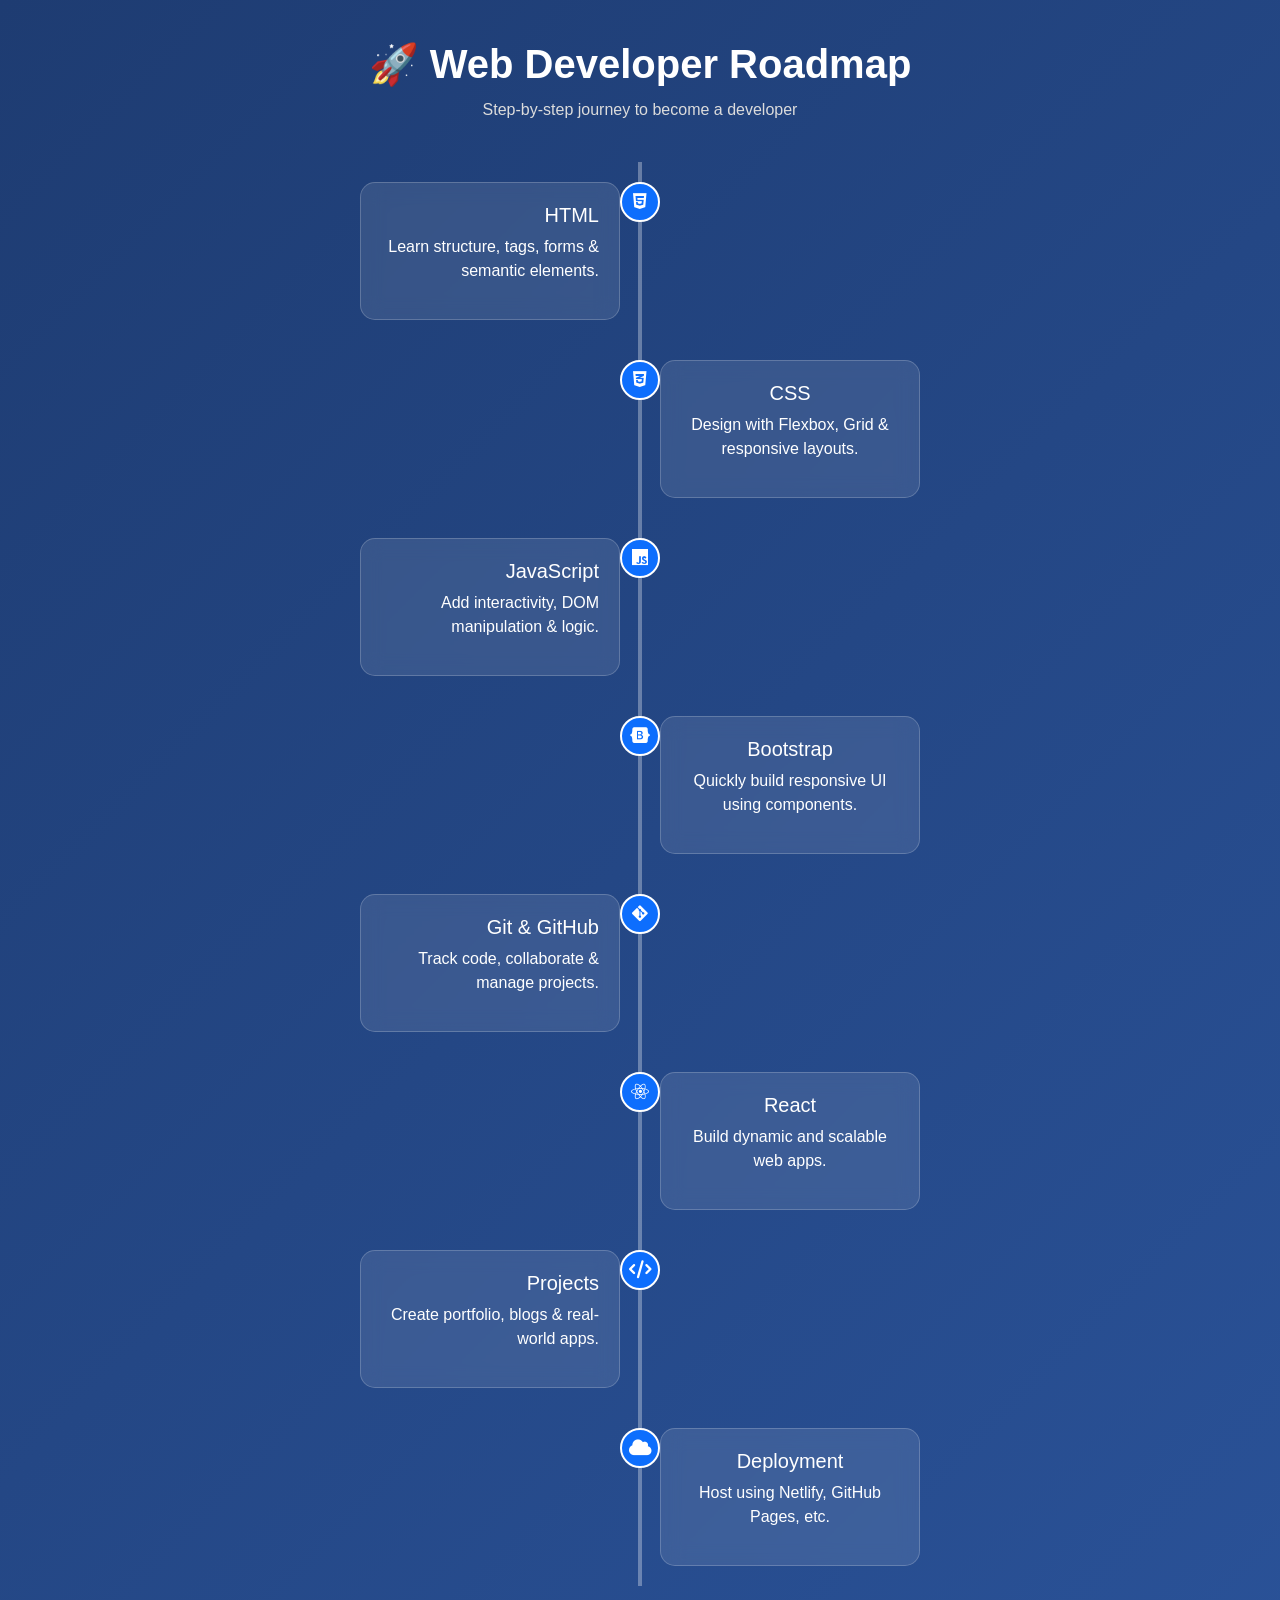
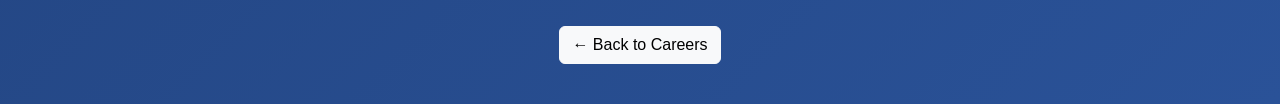
<file: web.html>
<!DOCTYPE html>
<html lang="en">
<head>
<meta charset="UTF-8">
<meta name="viewport" content="width=device-width, initial-scale=1.0">

<title>Web Developer Roadmap</title>

<link href="https://cdn.jsdelivr.net/npm/bootstrap@5.3.2/dist/css/bootstrap.min.css" rel="stylesheet">
<link href="https://cdnjs.cloudflare.com/ajax/libs/font-awesome/6.5.0/css/all.min.css" rel="stylesheet">

<style>

body{
    font-family: 'Poppins', sans-serif;
    background: linear-gradient(135deg,#1e3c72,#2a5298);
    color:white;
    text-align:center;
    padding:40px;
}

h1{
    font-weight:bold;
    margin-bottom:10px;
}

.subtitle{
    color:#dcdcdc;
    margin-bottom:40px;
}

.timeline{
    position:relative;
    max-width:600px;
    margin:auto;
}

.timeline::before{
    content:'';
    position:absolute;
    left:50%;
    width:4px;
    height:100%;
    background:#ffffff50;
    transform:translateX(-50%);
}

.step{
    position:relative;
    width:50%;
    padding:20px;
}

.step.left{
    left:0;
    text-align:right;
}

.step.right{
    left:50%;
}

.card{
    background:rgba(255,255,255,0.1);
    backdrop-filter: blur(10px);
    border-radius:15px;
    padding:20px;
    color:white;
    border:1px solid rgba(255,255,255,0.2);
    transition:0.3s;
}

.card:hover{
    transform:scale(1.05);
    box-shadow:0 0 15px rgba(255,255,255,0.3);
}

.icon{
    position:absolute;
    top:20px;
    width:40px;
    height:40px;
    background:#0d6efd;
    border-radius:50%;
    display:flex;
    align-items:center;
    justify-content:center;
    color:white;
    font-size:18px;
    border:2px solid white;
}

.left .icon{
    right:-20px;
}

.right .icon{
    left:-20px;
}

.btn-back{
    margin-top:40px;
}

@media(max-width:768px){
    .step{
        width:100%;
        left:0 !important;
        text-align:left;
        margin-bottom:20px;
    }

    .timeline::before{
        left:10px;
    }

    .icon{
        left:-10px !important;
    }
}

</style>

</head>

<body>

<h1>🚀 Web Developer Roadmap</h1>
<p class="subtitle">Step-by-step journey to become a developer</p>

<div class="timeline">

    <div class="step left">
        <div class="icon"><i class="fa-brands fa-html5"></i></div>
        <div class="card">
            <h5>HTML</h5>
            <p>Learn structure, tags, forms & semantic elements.</p>
        </div>
    </div>

    <div class="step right">
        <div class="icon"><i class="fa-brands fa-css3-alt"></i></div>
        <div class="card">
            <h5>CSS</h5>
            <p>Design with Flexbox, Grid & responsive layouts.</p>
        </div>
    </div>

    <div class="step left">
        <div class="icon"><i class="fa-brands fa-js"></i></div>
        <div class="card">
            <h5>JavaScript</h5>
            <p>Add interactivity, DOM manipulation & logic.</p>
        </div>
    </div>

    <div class="step right">
        <div class="icon"><i class="fa-brands fa-bootstrap"></i></div>
        <div class="card">
            <h5>Bootstrap</h5>
            <p>Quickly build responsive UI using components.</p>
        </div>
    </div>

    <div class="step left">
        <div class="icon"><i class="fa-brands fa-git-alt"></i></div>
        <div class="card">
            <h5>Git & GitHub</h5>
            <p>Track code, collaborate & manage projects.</p>
        </div>
    </div>

    <div class="step right">
        <div class="icon"><i class="fa-brands fa-react"></i></div>
        <div class="card">
            <h5>React</h5>
            <p>Build dynamic and scalable web apps.</p>
        </div>
    </div>

    <div class="step left">
        <div class="icon"><i class="fa-solid fa-code"></i></div>
        <div class="card">
            <h5>Projects</h5>
            <p>Create portfolio, blogs & real-world apps.</p>
        </div>
    </div>

    <div class="step right">
        <div class="icon"><i class="fa-solid fa-cloud"></i></div>
        <div class="card">
            <h5>Deployment</h5>
            <p>Host using Netlify, GitHub Pages, etc.</p>
        </div>
    </div>

</div>

<a href="careers.html" class="btn btn-light btn-back">
← Back to Careers
</a>

</body>
</html>
</file>
